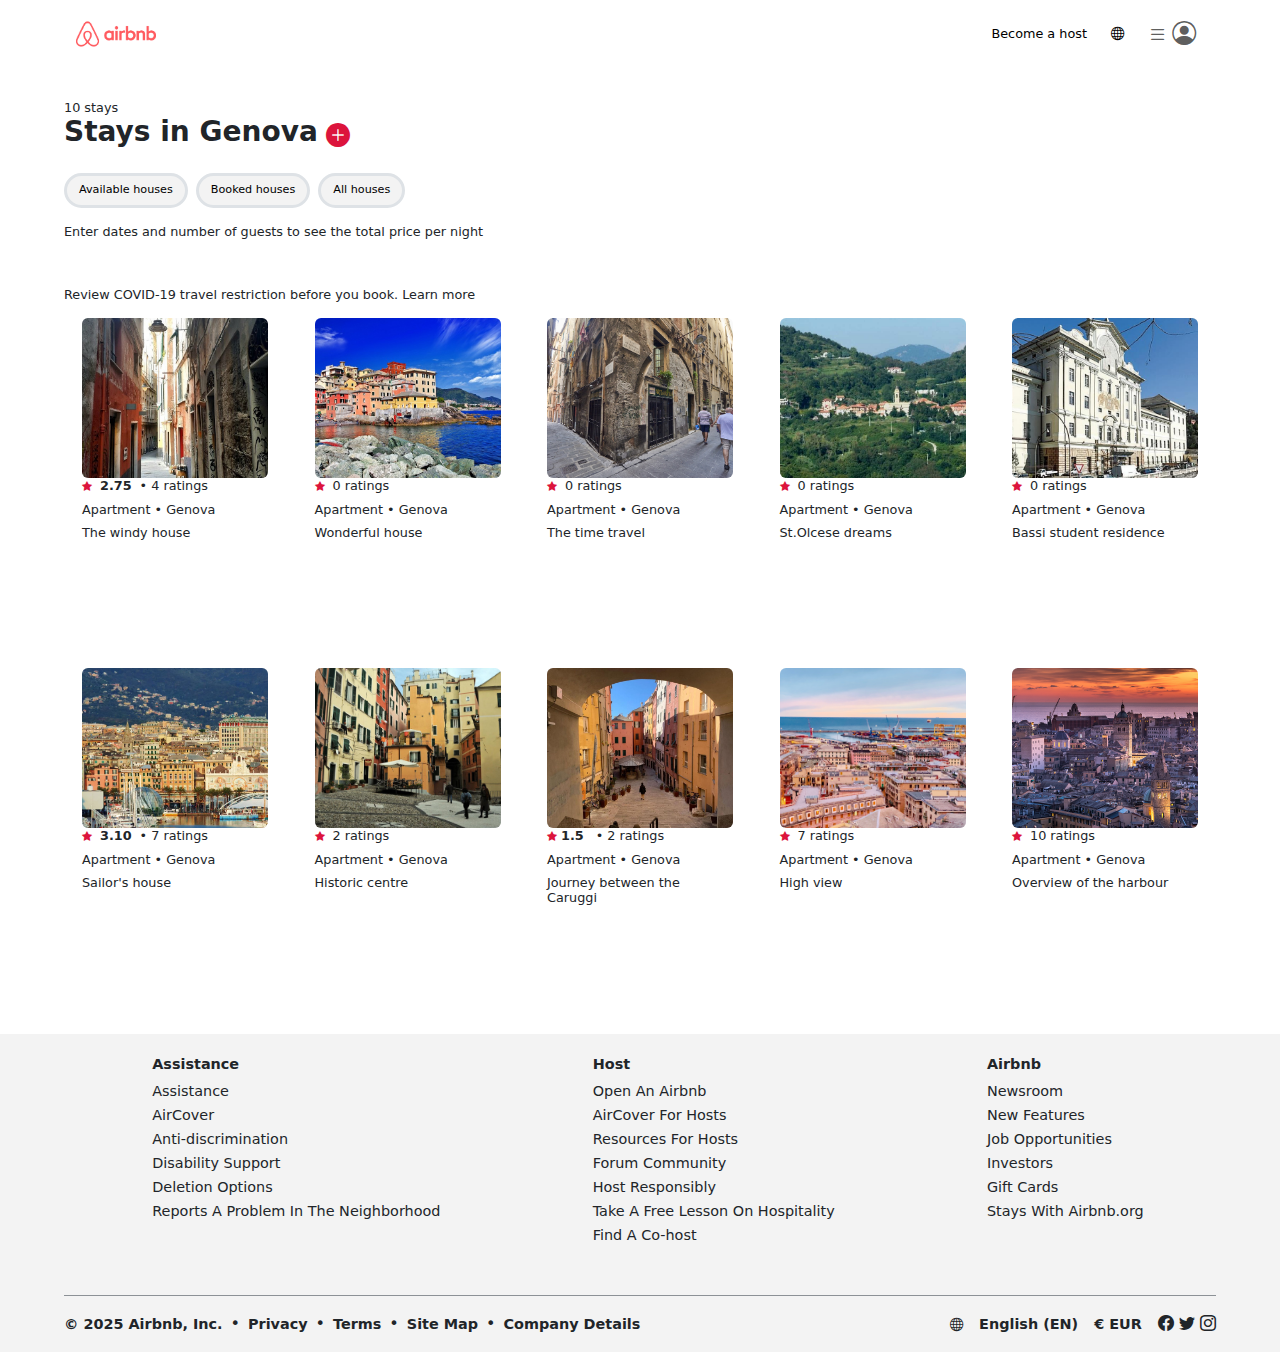
<file: index.html>
<!DOCTYPE html>
<html lang="en">
<head>
    <meta charset="UTF-8">
    <meta name="viewport" content="width=device-width, initial-scale=1.0">
    <title>Airbnb - Page 2</title>
    <link rel="stylesheet" href="https://cdn.jsdelivr.net/npm/bootstrap@5.3.3/dist/css/bootstrap.min.css">
    <link rel="stylesheet" href="https://cdn.jsdelivr.net/npm/bootstrap-icons@1.11.3/font/bootstrap-icons.min.css">
    <link rel="stylesheet" href="custom.css">
</head>
<body>
  
    <header id="head">
        <nav class="navbar navbar-expand-lg bg-white">
            <div class="container-fluid">
              <a class="navbar-brand" href="#"><img src="assets/logo-pink.png" class="img-fluid logo" alt="logo-pink"></a>
              <button class="navbar-toggler" type="button" data-bs-toggle="collapse" data-bs-target="#navbarSupportedContent" aria-controls="navbarSupportedContent" aria-expanded="false" aria-label="Toggle navigation">
                <span class="navbar-toggler-icon"></span>
              </button>
              <div class="collapse navbar-collapse" id="navbarSupportedContent">
                <ul class="navbar-nav mb-2 mb-lg-0 align-items-center">
                  <li class="nav-item">
                    <a class="nav-link active h6" aria-current="page" href="#">Become a host</a>
                  </li>
                  <li class="nav-item">
                    <i class="nav-link active bi-globe mx-2" aria-current="page" href="#"></i>
                  </li>
                  <li class="nav-item dropdown">
                    <a class="nav-link dropdown-toggle userDrop" href="#" role="button" data-bs-toggle="dropdown" aria-expanded="false" aria-label="User menu">
                        <i class="bi bi-list"></i>
                        <i class="bi bi-person-circle"></i>
                    </a>
                    <ul class="dropdown-menu dropdown-menu-lg-end">
                        <li class="d-flex align-items-center">
                            <i class="bi bi-person-check-fill mx-2"></i>
                            <div class="avatar-menu-header">
                                <button class="dropdown-item" type="button">User</button>
                            </div>
                        </li> 
                        <li><hr class="dropdown-divider"></li>
                        <li class="d-flex align-items-center">
                            <i class="bi bi-person-gear mx-2"></i>
                            <div class="avatar-menu-header">
                                <button class="dropdown-item" type="button">Profile</button>
                            </div>
                        </li>  
                        <li class="d-flex align-items-center"> 
                            <i class="bi bi-substack mx-2"></i>
                            <div class="avatar-menu-header">
                                <button class="dropdown-item" type="button">Subscription</button> 
                            </div>
                        </li>
                        <li class="d-flex align-items-center"> 
                            <i class="bi bi-gear-wide mx-2"></i>
                            <div class="avatar-menu-header">
                                <button class="dropdown-item" type="button">Settings</button> 
                            </div>
                        </li>
                        <li><hr class="dropdown-divider"></li>
                        <li class="d-flex align-items-center"> 
                            <i class="bi bi-person-slash mx-2"></i>
                            <div class="avatar-menu-header">
                                <button class="dropdown-item" type="button">Sign Out</button> 
                            </div>
                        </li>
                    </ul>
                </li>
                </ul>
              </div>
            </div>
          </nav>
    </header>
    
    <section id="sectionOne">
        <h6 class="h6 fw-light">10 stays</h6>
        <div class="d-flex align-items-center">
            <h1 class="h3 fw-bolder">Stays in Genova</h1>
            <i class="bi bi-plus-circle-fill ms-2"></i>
        </div>
        <div class="d-flex mt-3">
            <button type="button" class="btn btn-light rounded-pill border border-3 bg-secondary">Available houses</button>
            <button type="button" class="btn btn-light rounded-pill border border-3 bg-secondary mx-2">Booked houses</button>
            <button type="button" class="btn btn-light rounded-pill border border-3 bg-secondary">All houses</button>
        </div>
        <p class="h6 my-3 fw-light">Enter dates and number of guests to see the total price per night</p>
        <p class="h6 fw-light mt-5">Review COVID-19 travel restriction before you book.<a class="h6 link-underline link-underline-opacity-0" href="#"> Learn more</a></p>
    </section>

    <section id="sectionTwo" class="mt-3">
        <div class="container">
            <div class="row g-3 justify-content-between">     
              <div class="col-6 col-md-4 col-lg-2">
                <div class="card border border-0">
                  <img src="assets.img/windy.jpg" class="card-img-top fixed-img rounded" alt="windy">
                  <div class="d-flex align-items-center">
                    <i class="bi bi-star-fill"></i>
                    <p class="h6 fw-semibold mx-2">2.75</p>
                    <p class="h6 fw-light"> • 4 ratings</p>
                  </div>
                  <p class="h6 fw-light my-2">Apartment • Genova</p>
                  <p class="h6 fw-light">The windy house</p>
                </div>
              </div>
              <div class="col-6 col-md-4 col-lg-2">
                <div class="card border border-0">
                  <img src="assets.img/wonderful.jpg" class="card-img-top fixed-img rounded" alt="wonderful">
                  <div class="d-flex align-items-center">
                    <i class="bi bi-star-fill"></i>
                    <p class="h6 fw-light ms-2">0 ratings</p>
                  </div>
                  <p class="h6 fw-light my-2">Apartment • Genova</p>
                  <p class="h6 fw-light">Wonderful house</p>
                </div>
              </div>
              <div class="col-6 col-md-4 col-lg-2">
                <div class="card border border-0">
                  <img src="assets.img/travel2.jpg" class="card-img-top fixed-img rounded" alt="travel">
                  <div class="d-flex align-items-center">
                    <i class="bi bi-star-fill"></i>
                    <p class="h6 fw-light ms-2">0 ratings</p>
                  </div>
                  <p class="h6 fw-light my-2">Apartment • Genova</p>
                  <p class="h6 fw-light">The time travel</p>
                </div>
              </div>
              <div class="col-6 col-md-4 col-lg-2">
                <div class="card border border-0">
                  <img src="assets.img/sant-olcese-3176.jpg" class="card-img-top fixed-img rounded" alt="sant-olcese">
                  <div class="d-flex align-items-center">
                    <i class="bi bi-star-fill"></i>
                    <p class="h6 fw-light ms-2">0 ratings</p>
                  </div>
                  <p class="h6 fw-light my-2">Apartment • Genova</p>
                  <p class="h6 fw-light">St.Olcese dreams</p>
                </div>
              </div>
              <div class="col-6 col-md-4 col-lg-2">
                <div class="card border border-0" >
                  <img src="assets.img/students.jpg" class="card-img-top fixed-img rounded" alt="students">
                  <div class="d-flex align-items-center">
                    <i class="bi bi-star-fill"></i>
                    <p class="h6 fw-light ms-2">0 ratings</p>
                  </div>
                  <p class="h6 fw-light my-2">Apartment • Genova</p>
                  <p class="h6 fw-light">Bassi student residence</p>
                </div>
              </div>
            </div>
          </div>
    </section>

    <section id="sectionThree">
      <div class="container">
        <div class="row g-3 justify-content-between">     
          <div class="col-6 col-md-4 col-lg-2">
            <div class="card border border-0">
              <img src="assets.img/genova1.webp" class="card-img-top fixed-img rounded" alt="genova1">
              <div class="d-flex align-items-center">
                <i class="bi bi-star-fill"></i>
                <p class="h6 fw-semibold mx-2">3.10</p>
                <p class="h6 fw-light"> • 7 ratings</p>
              </div>
              <p class="h6 fw-light my-2">Apartment • Genova</p>
              <p class="h6 fw-light">Sailor's house</p>
            </div>
          </div>
          <div class="col-6 col-md-4 col-lg-2">
            <div class="card border border-0">
              <img src="assets.img/genova2.jpg" class="card-img-top fixed-img rounded" alt="genova2">
              <div class="d-flex align-items-center">
                <i class="bi bi-star-fill"></i>
                <p class="h6 fw-light ms-2">2 ratings</p>
              </div>
              <p class="h6 fw-light my-2">Apartment • Genova</p>
              <p class="h6 fw-light">Historic centre</p>
            </div>
          </div>
          <div class="col-6 col-md-4 col-lg-2">
            <div class="card border border-0">
              <img src="assets.img/genova3.jpg" class="card-img-top fixed-img rounded" alt="genova3">
              <div class="d-flex align-items-center">
                <i class="bi bi-star-fill"></i>
                <p class="h6 fw-semibold mx-1">1.5</p>
                <p class="h6 fw-light ms-2">• 2 ratings</p>
              </div>
              <p class="h6 fw-light my-2">Apartment • Genova</p>
              <p class="h6 fw-light">Journey between the Caruggi</p>
            </div>
          </div>
          <div class="col-6 col-md-4 col-lg-2">
            <div class="card border border-0">
              <img src="assets.img/genova4.jpg" class="card-img-top fixed-img rounded" alt="genova4">
              <div class="d-flex align-items-center">
                <i class="bi bi-star-fill"></i>
                <p class="h6 fw-light ms-2">7 ratings</p>
              </div>
              <p class="h6 fw-light my-2">Apartment • Genova</p>
              <p class="h6 fw-light">High view</p>
            </div>
          </div>
          <div class="col-6 col-md-4 col-lg-2">
            <div class="card border border-0" >
              <img src="assets.img/genova5.jpg" class="card-img-top fixed-img rounded" alt="genova5">
              <div class="d-flex align-items-center">
                <i class="bi bi-star-fill"></i>
                <p class="h6 fw-light ms-2">10 ratings</p>
              </div>
              <p class="h6 fw-light my-2">Apartment • Genova</p>
              <p class="h6 fw-light">Overview of the harbour</p>
            </div>
          </div>
        </div>
      </div>
    </section>

    <footer id="foot" class="bg-secondary">
      <div class="d-flex justify-content-evenly mb-5 footer-content">
      <ul class="list-group ms-3 mt-3">
        <li class="fs-6 fw-bolder my-1">Assistance</li>
        <li><a class="link-offset-2 link-offset-3-hover link-underline link-underline-opacity-0 link-underline-opacity-75-hover link-dark fs-6" href="#">
          Assistance
        </a></li>
        <li><a class="link-offset-2 link-offset-3-hover link-underline link-underline-opacity-0 link-underline-opacity-75-hover link-dark fs-6" href="#">
          AirCover
        </a></li>
        <li><a class="link-offset-2 link-offset-3-hover link-underline link-underline-opacity-0 link-underline-opacity-75-hover link-dark fs-6" href="#">
          Anti-discrimination
        </a></li>
        <li><a class="link-offset-2 link-offset-3-hover link-underline link-underline-opacity-0 link-underline-opacity-75-hover link-dark fs-6" href="#">
          Disability Support
        </a></li>
        <li><a class="link-offset-2 link-offset-3-hover link-underline link-underline-opacity-0 link-underline-opacity-75-hover link-dark fs-6" href="#">
          Deletion Options
        </a></li>
        <li><a class="link-offset-2 link-offset-3-hover link-underline link-underline-opacity-0 link-underline-opacity-75-hover link-dark fs-6" href="#">
          Reports A Problem In The Neighborhood
        </a></li>
      </ul>
      <ul class="list-group ms-3 mt-3">
        <li class="fs-6 fw-bolder my-1">Host</li>
        <li><a class="link-offset-2 link-offset-3-hover link-underline link-underline-opacity-0 link-underline-opacity-75-hover link-dark fs-6" href="#">
          Open An Airbnb
        </a></li>
        <li><a class="link-offset-2 link-offset-3-hover link-underline link-underline-opacity-0 link-underline-opacity-75-hover link-dark fs-6" href="#">
          AirCover For Hosts
        </a></li>
        <li><a class="link-offset-2 link-offset-3-hover link-underline link-underline-opacity-0 link-underline-opacity-75-hover link-dark fs-6" href="#">
          Resources For Hosts
        </a></li>
        <li><a class="link-offset-2 link-offset-3-hover link-underline link-underline-opacity-0 link-underline-opacity-75-hover link-dark fs-6" href="#">
          Forum Community
        </a></li>
        <li><a class="link-offset-2 link-offset-3-hover link-underline link-underline-opacity-0 link-underline-opacity-75-hover link-dark fs-6" href="#">
          Host Responsibly
        </a></li>
        <li><a class="link-offset-2 link-offset-3-hover link-underline link-underline-opacity-0 link-underline-opacity-75-hover link-dark fs-6" href="#">
          Take A Free Lesson On Hospitality
        </a></li>
        <li><a class="link-offset-2 link-offset-3-hover link-underline link-underline-opacity-0 link-underline-opacity-75-hover link-dark fs-6" href="#">
          Find A Co-host
        </a></li>
      </ul>
      <ul class="list-group ms-3 mt-3">
        <li class="fs-6 fw-bolder my-1">Airbnb</li>
        <li><a class="link-offset-2 link-offset-3-hover link-underline link-underline-opacity-0 link-underline-opacity-75-hover link-dark fs-6" href="#">
          Newsroom
        </a></li>
        <li><a class="link-offset-2 link-offset-3-hover link-underline link-underline-opacity-0 link-underline-opacity-75-hover link-dark fs-6" href="#">
          New Features
        </a></li>
        <li><a class="link-offset-2 link-offset-3-hover link-underline link-underline-opacity-0 link-underline-opacity-75-hover link-dark fs-6" href="#">
          Job Opportunities
        </a></li>
        <li><a class="link-offset-2 link-offset-3-hover link-underline link-underline-opacity-0 link-underline-opacity-75-hover link-dark fs-6" href="#">
          Investors
        </a></li>
        <li><a class="link-offset-2 link-offset-3-hover link-underline link-underline-opacity-0 link-underline-opacity-75-hover link-dark fs-6" href="#">
          Gift Cards
        </a></li>
        <li><a class="link-offset-2 link-offset-3-hover link-underline link-underline-opacity-0 link-underline-opacity-75-hover link-dark fs-6" href="#">
          Stays With Airbnb.org
        </a></li>
      </ul>
      </div>
      <div id="subFooter" class="d-flex justify-content-between border-top">
        <div class="d-flex align-items-baseline mt-3 copyright">
          <p class="fs-6 fw-semibold">© 2025 Airbnb, Inc.</p>
          <span class="mx-2">•</span>
          <p><a class="link-offset-2 link-offset-3-hover link-underline link-underline-opacity-0 link-underline-opacity-75-hover link-dark fs-6 fw-semibold" href="#">
            Privacy
          </a></p>
          <span class="mx-2">•</span>
          <p><a class="link-offset-2 link-offset-3-hover link-underline link-underline-opacity-0 link-underline-opacity-75-hover link-dark fs-6 fw-semibold" href="#">
            Terms
          </a></p>
          <span class="mx-2">•</span>
          <p><a class="link-offset-2 link-offset-3-hover link-underline link-underline-opacity-0 link-underline-opacity-75-hover link-dark fs-6 fw-semibold" href="#">
            Site Map
          </a></p>
          <span class="mx-2">•</span>
          <p><a class="link-offset-2 link-offset-3-hover link-underline link-underline-opacity-0 link-underline-opacity-75-hover link-dark fs-6 fw-semibold" href="#">
            Company Details
          </a></p>
        </div>
        <div class="d-flex align-items-baseline mt-3 social-links">
          <i class="nav-link active bi-globe mx-2 fw-semibold" aria-current="page" href="#"></i>
          <p><a class="link-offset-2 link-offset-3-hover link-underline link-underline-opacity-0 link-underline-opacity-75-hover link-dark fs-6 fw-semibold mx-2" href="#">
            English (EN)
          </a></p>
          <p><a class="mx-2 link-offset-3-hover link-underline link-underline-opacity-0 link-underline-opacity-75-hover link-dark fs-6 fw-semibold mx-2" href="#">
            € EUR
          </a></p>
          <div class="ms-2">
          <i class="bi bi-facebook fw-semibold"></i>
          <i class="bi bi-twitter fw-semibold"></i>
          <i class="bi bi-instagram fw-semibold"></i>
          </div>
        </div>
      </div>
    </footer>


    <script src="https://cdn.jsdelivr.net/npm/@popperjs/core@2.11.8/dist/umd/popper.min.js" integrity="sha384-I7E8VVD/ismYTF4hNIPjVp/Zjvgyol6VFvRkX/vR+Vc4jQkC+hVqc2pM8ODewa9r" crossorigin="anonymous"></script>
    <script src="https://cdn.jsdelivr.net/npm/bootstrap@5.3.3/dist/js/bootstrap.min.js" integrity="sha384-0pUGZvbkm6XF6gxjEnlmuGrJXVbNuzT9qBBavbLwCsOGabYfZo0T0to5eqruptLy" crossorigin="anonymous"></script>
</body>
</html>
</file>
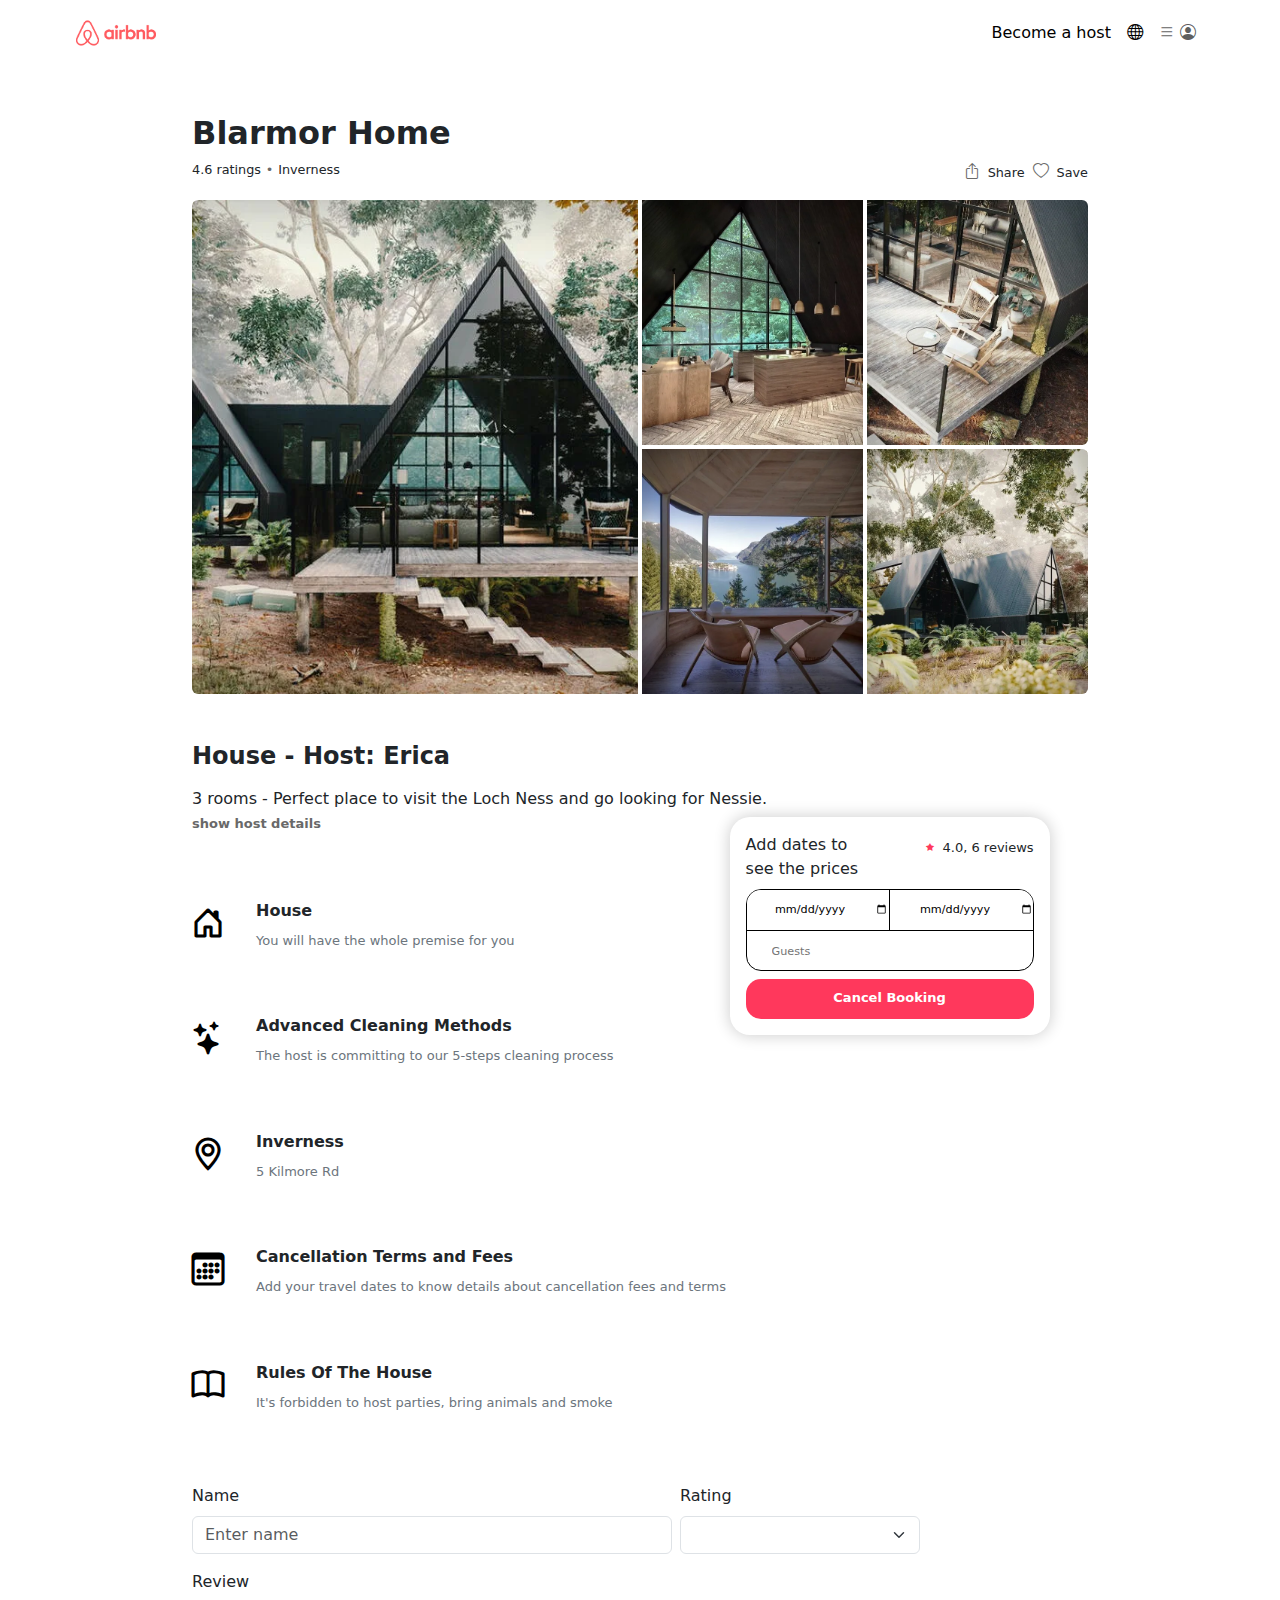
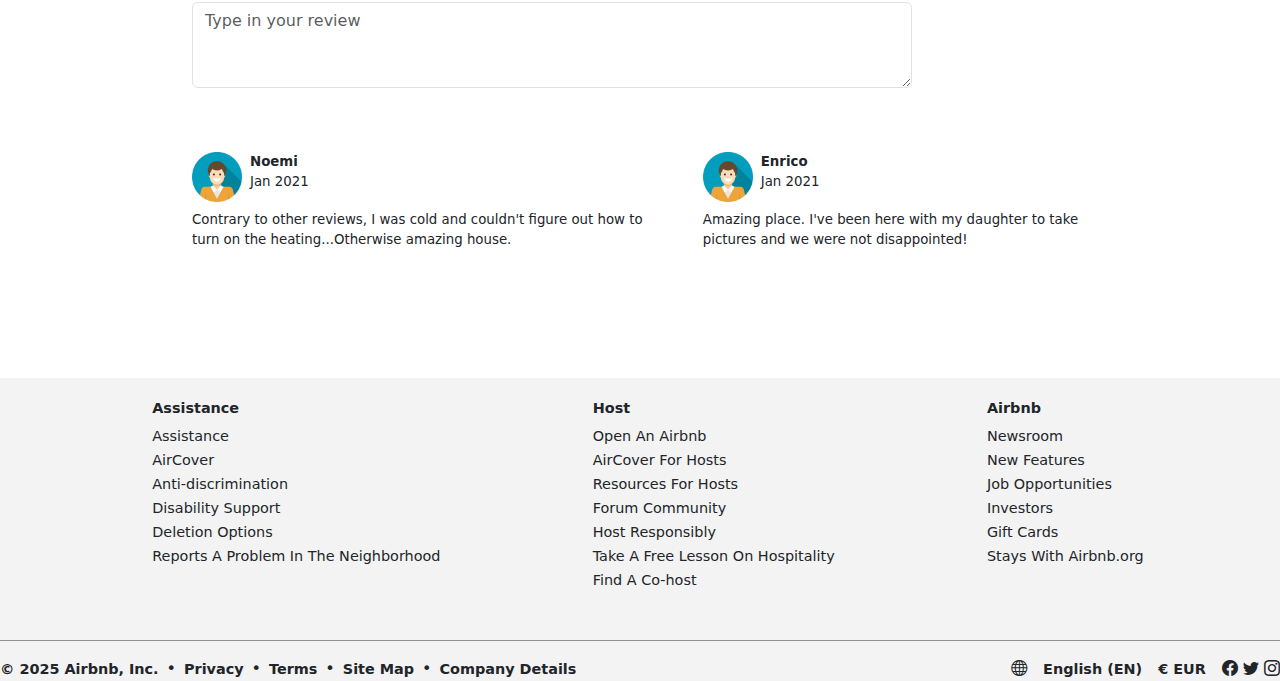
<file: airbnb3.html>
<!DOCTYPE html>
<html lang="en">
<head>
    <meta charset="UTF-8">
    <meta name="viewport" content="width=device-width, initial-scale=1.0">
    <title>Blarmor Home</title>
    <link rel="stylesheet" href="https://cdn.jsdelivr.net/npm/bootstrap@5.3.3/dist/css/bootstrap.min.css">
    <link rel="stylesheet" href="assets/style/airbnb3.css">
</head>
<body>

    <header>
      <nav class="navbar navbar-expand-lg bg-white">
        <div class="container-fluid">
          <a class="navbar-brand" href="#"><img src="assets/logo-pink.png" class="img-fluid logo" alt="logo-pink"></a>
          <button class="navbar-toggler" type="button" data-bs-toggle="collapse" data-bs-target="#navbarSupportedContent" aria-controls="navbarSupportedContent" aria-expanded="false" aria-label="Toggle navigation">
            <span class="navbar-toggler-icon"></span>
          </button>
          <div class="collapse navbar-collapse" id="navbarSupportedContent">
            <ul class="navbar-nav mb-2 mb-lg-0">
              <li class="nav-item">
                <a class="nav-link active" aria-current="page" href="#">Become a host</a>
              </li>
              <li class="nav-item">
                <i class="nav-link active bi-globe" aria-current="page" href="#"></i>
              </li>
              <li class="nav-item dropdown">
                <a class="nav-link dropdown-toggle userDrop" href="#" role="button" data-bs-toggle="dropdown" aria-expanded="false" aria-label="User menu">
                    <i class="bi bi-list"></i>
                    <i class="bi bi-person-circle"></i>
                </a>
                <ul class="dropdown-menu dropdown-menu-lg-end">
                    <li class="d-flex align-items-center">
                        <i class="bi bi-person-check-fill mx-2"></i>
                        <div class="avatar-menu-header">
                            <button class="dropdown-item" type="button">User</button>
                        </div>
                    </li> 
                    <li><hr class="dropdown-divider"></li>
                    <li class="d-flex align-items-center">
                        <i class="bi bi-person-gear mx-2"></i>
                        <div class="avatar-menu-header">
                            <button class="dropdown-item" type="button">Profile</button>
                        </div>
                    </li>  
                    <li class="d-flex align-items-center"> 
                        <i class="bi bi-substack mx-2"></i>
                        <div class="avatar-menu-header">
                            <button class="dropdown-item" type="button">Subscription</button> 
                        </div>
                    </li>
                    <li class="d-flex align-items-center"> 
                        <i class="bi bi-gear-wide mx-2"></i>
                        <div class="avatar-menu-header">
                            <button class="dropdown-item" type="button">Settings</button> 
                        </div>
                    </li>
                    <li><hr class="dropdown-divider"></li>
                    <li class="d-flex align-items-center"> 
                        <i class="bi bi-person-slash mx-2"></i>
                        <div class="avatar-menu-header">
                            <button class="dropdown-item" type="button">Sign Out</button> 
                        </div>
                    </li>
                </ul>
            </li>
            </ul>
          </div>
        </div>
      </nav>
    </header>
    
    <main>
        <section id="photos" class="pt-5">
            <div id="title">
                <div>
                    <h1 class="fs-2 fw-bold">Blarmor Home</h1>
                </div>
                <div class="d-flex justify-content-between mb-3">
                    <div class="d-flex">
                        <p class="m-0">4.6 ratings</p>
                        <span></span>
                        <p class="m-0">Inverness</p>
                    </div>
                    <div class="d-flex align-items-center gap-2">
                      <i class="bi bi-box-arrow-up"></i>
                      <p class="m-0">Share</p>
                      <i class="bi bi-heart"></i>
                      <p class="m-0">Save</p>
                    </div>
                </div>
            </div>
            <div class="container p-0">
              <div class="row gx-1">
                <div class="col-12 col-md-6">
                  <img class="h-100 img-fluid rounded-start" src="assets/1.webp" alt="">
                </div>
                <div class="col-12 col-md-6">
                    <div class="row g-1">
                      <div class="col-6">
                        <img class="h-100 img-fluid" src="assets/2.webp" alt="">
                      </div>
                      <div class="col-6">
                        <img class="h-100 img-fluid rounded-end" src="assets/3.webp" alt="">
                      </div>
                      <div class="col-6">
                        <img class="h-100 img-fluid" src="assets/4.webp" alt="">
                      </div>
                      <div class="col-6">
                        <img class="h-100 img-fluid rounded-end" src="assets/5.webp" alt="">
                      </div>
                    </div>
                </div>
              </div>
            </div>
        </section>

        <section id="description">
          <div>
            <h2 class="mt-5 mb-3 fs-4 fw-bold">House - Host: Erica</h2>
            <p>3 rooms - Perfect place to visit the Loch Ness and go looking for Nessie.</p>
            <a href="#"> show host details</a>
          </div>

          <div class="d-flex align-items-center mb-4">
            <div class="py-2">
              <i class="bi bi-house-door"></i>
            </div>
            <div class="d-flex flex-column gap-2">
              <p class="fw-bold">House</p>
              <p class="text-secondary">You will have the whole premise for you</p>
            </div>
          </div>
          <div class="d-flex align-items-center mb-4">
            <div class="py-2">
              <i class="bi bi-stars"></i>
            </div>
            <div class="d-flex flex-column gap-2">
              <p class="fw-bold">Advanced Cleaning Methods</p>
              <p class="text-secondary">The host is committing to our 5-steps cleaning process</p>
            </div>
          </div>
          <div class="d-flex align-items-center mb-4">
            <div class="py-2">
              <i class="bi bi-geo-alt"></i>
            </div>
            <div class="d-flex flex-column gap-2">
              <p class="fw-bold">Inverness</p>
              <p class="text-secondary">5 Kilmore Rd</p>
            </div>
          </div>
          <div class="d-flex align-items-center mb-4">
            <div class="py-2">
              <i class="bi bi-calendar3"></i>
            </div>
            <div class="d-flex flex-column gap-2">
              <p class="fw-bold">Cancellation Terms and Fees</p>
              <p class="text-secondary">Add your travel dates to know details about cancellation fees and terms</p>
            </div>
          </div>
          <div class="d-flex align-items-center mb-4">
            <div class="py-2">
              <i class="bi bi-book"></i>
            </div>
            <div class="d-flex flex-column gap-2">
              <p class="fw-bold">Rules Of The House</p>
              <p class="text-secondary">It's forbidden to host parties, bring animals and smoke</p>
            </div>
          </div>

          <div class="card mt-5">
            <div class="card-body">
              <div class="d-flex flex-row justify-content-between">
                <p class="card-title">Add dates to <br> see the prices</p>
                <div class="d-flex">
                  <div>
                    <i class="bi bi-star-fill"></i>
                  </div>
                  <p> 4.0, 6 reviews</p>
                </div>
              </div>
              <div id="card-footer" class="d-flex flex-column align-items-center">
                <div class="calendario d-flex justify-content-evenly">
                  <div>
                    <input type="date" id="checkin" placeholder="gg/mm/aaaa"> 
                  </div>
                  <div>
                    <input type="date" id="checkout" placeholder="gg/mm/aaaa">
                  </div>
                </div>
                <div class="guests">
                  <input type="text" placeholder="Guests">
                </div>
              </div>
              <div class="mt-2">
                <a href="#" class="btn">Cancel Booking</a>
              </div>
            </div>
          </div>
        </section>


        <section>
          <div class="d-flex flex-row">
            <div class="text mt-5 row">
              <div class="mb-3 d-flex flex-row gap-2">
                <div class="col-lg-8">
                  <label for="exampleFormControlInput1" class="form-label">Name</label>
                  <input type="text" class="form-control" id="exampleFormControlInput1" placeholder="Enter name">
                </div>
                <div class="col-lg-4">
                  <label for="exampleFormControlInput1" class="form-label">Rating</label>
                  <select class="form-select" aria-label="Default select example">
                    <option selected><img src="assets/star.svg" alt=""></option>
                    <option value="1">One</option>
                    <option value="2">Two</option>
                    <option value="3">Three</option>
                  </select>
                </div>
              </div>
              <div class="mb-3">
                <label for="exampleFormControlTextarea1" class="form-label">Review</label>
                <textarea class="form-control" id="exampleFormControlTextarea1" placeholder="Type in your review" rows="3" cols="40"></textarea>
              </div>
            </div>
          </div>
        </section>

        <section class="recensioni mt-5">
          <div class="d-flex flex-row gap-5">
            <div>
              <div class="profile d-flex flex-row gap-2">
                <img src="assets/propic.png" alt="">
                <div>
                  <p class="fw-bold">Noemi</p>
                  <p>Jan 2021</p>
                </div>
              </div>
                <p class="mt-2">Contrary to other reviews, I was cold and couldn't figure out 
                  how to turn on the heating...Otherwise amazing house. </p>
            </div>
              <div>
                <div class="profile d-flex flex-row gap-2">
                  <img src="assets/propic.png" alt="">
                  <div>
                    <p class="fw-bold">Enrico</p>
                    <p>Jan 2021</p>
                  </div>
                </div>
                  <p class="mt-2">Amazing place. I've been here with my daughter to take 
                    pictures and we were not disappointed!</p>
              </div>
            </div>
          </section>

    </main>

    <footer id="foot" class="bg-secondary">
      <div class="d-flex justify-content-evenly mb-5 footer-content">
      <ul class="list-group ms-3 mt-3">
        <li class="fs-6 fw-bolder my-1">Assistance</li>
        <li><a class="link-offset-2 link-offset-3-hover link-underline link-underline-opacity-0 link-underline-opacity-75-hover link-dark fs-6" href="#">
          Assistance
        </a></li>
        <li><a class="link-offset-2 link-offset-3-hover link-underline link-underline-opacity-0 link-underline-opacity-75-hover link-dark fs-6" href="#">
          AirCover
        </a></li>
        <li><a class="link-offset-2 link-offset-3-hover link-underline link-underline-opacity-0 link-underline-opacity-75-hover link-dark fs-6" href="#">
          Anti-discrimination
        </a></li>
        <li><a class="link-offset-2 link-offset-3-hover link-underline link-underline-opacity-0 link-underline-opacity-75-hover link-dark fs-6" href="#">
          Disability Support
        </a></li>
        <li><a class="link-offset-2 link-offset-3-hover link-underline link-underline-opacity-0 link-underline-opacity-75-hover link-dark fs-6" href="#">
          Deletion Options
        </a></li>
        <li><a class="link-offset-2 link-offset-3-hover link-underline link-underline-opacity-0 link-underline-opacity-75-hover link-dark fs-6" href="#">
          Reports A Problem In The Neighborhood
        </a></li>
      </ul>
      <ul class="list-group ms-3 mt-3">
        <li class="fs-6 fw-bolder my-1">Host</li>
        <li><a class="link-offset-2 link-offset-3-hover link-underline link-underline-opacity-0 link-underline-opacity-75-hover link-dark fs-6" href="#">
          Open An Airbnb
        </a></li>
        <li><a class="link-offset-2 link-offset-3-hover link-underline link-underline-opacity-0 link-underline-opacity-75-hover link-dark fs-6" href="#">
          AirCover For Hosts
        </a></li>
        <li><a class="link-offset-2 link-offset-3-hover link-underline link-underline-opacity-0 link-underline-opacity-75-hover link-dark fs-6" href="#">
          Resources For Hosts
        </a></li>
        <li><a class="link-offset-2 link-offset-3-hover link-underline link-underline-opacity-0 link-underline-opacity-75-hover link-dark fs-6" href="#">
          Forum Community
        </a></li>
        <li><a class="link-offset-2 link-offset-3-hover link-underline link-underline-opacity-0 link-underline-opacity-75-hover link-dark fs-6" href="#">
          Host Responsibly
        </a></li>
        <li><a class="link-offset-2 link-offset-3-hover link-underline link-underline-opacity-0 link-underline-opacity-75-hover link-dark fs-6" href="#">
          Take A Free Lesson On Hospitality
        </a></li>
        <li><a class="link-offset-2 link-offset-3-hover link-underline link-underline-opacity-0 link-underline-opacity-75-hover link-dark fs-6" href="#">
          Find A Co-host
        </a></li>
      </ul>
      <ul class="list-group ms-3 mt-3">
        <li class="fs-6 fw-bolder my-1">Airbnb</li>
        <li><a class="link-offset-2 link-offset-3-hover link-underline link-underline-opacity-0 link-underline-opacity-75-hover link-dark fs-6" href="#">
          Newsroom
        </a></li>
        <li><a class="link-offset-2 link-offset-3-hover link-underline link-underline-opacity-0 link-underline-opacity-75-hover link-dark fs-6" href="#">
          New Features
        </a></li>
        <li><a class="link-offset-2 link-offset-3-hover link-underline link-underline-opacity-0 link-underline-opacity-75-hover link-dark fs-6" href="#">
          Job Opportunities
        </a></li>
        <li><a class="link-offset-2 link-offset-3-hover link-underline link-underline-opacity-0 link-underline-opacity-75-hover link-dark fs-6" href="#">
          Investors
        </a></li>
        <li><a class="link-offset-2 link-offset-3-hover link-underline link-underline-opacity-0 link-underline-opacity-75-hover link-dark fs-6" href="#">
          Gift Cards
        </a></li>
        <li><a class="link-offset-2 link-offset-3-hover link-underline link-underline-opacity-0 link-underline-opacity-75-hover link-dark fs-6" href="#">
          Stays With Airbnb.org
        </a></li>
      </ul>
      </div>
      <div id="subFooter" class="d-flex justify-content-between border-top">
        <div class="d-flex align-items-baseline mt-3 copyright">
          <p class="fs-6 fw-semibold">© 2025 Airbnb, Inc.</p>
          <span class="mx-2">•</span>
          <p><a class="link-offset-2 link-offset-3-hover link-underline link-underline-opacity-0 link-underline-opacity-75-hover link-dark fs-6 fw-semibold" href="#">
            Privacy
          </a></p>
          <span class="mx-2">•</span>
          <p><a class="link-offset-2 link-offset-3-hover link-underline link-underline-opacity-0 link-underline-opacity-75-hover link-dark fs-6 fw-semibold" href="#">
            Terms
          </a></p>
          <span class="mx-2">•</span>
          <p><a class="link-offset-2 link-offset-3-hover link-underline link-underline-opacity-0 link-underline-opacity-75-hover link-dark fs-6 fw-semibold" href="#">
            Site Map
          </a></p>
          <span class="mx-2">•</span>
          <p><a class="link-offset-2 link-offset-3-hover link-underline link-underline-opacity-0 link-underline-opacity-75-hover link-dark fs-6 fw-semibold" href="#">
            Company Details
          </a></p>
        </div>
        <div class="d-flex align-items-baseline mt-3 social-links">
          <i class="nav-link active bi-globe mx-2 fw-semibold" aria-current="page" href="#"></i>
          <p><a class="link-offset-2 link-offset-3-hover link-underline link-underline-opacity-0 link-underline-opacity-75-hover link-dark fs-6 fw-semibold mx-2" href="#">
            English (EN)
          </a></p>
          <p><a class="mx-2 link-offset-3-hover link-underline link-underline-opacity-0 link-underline-opacity-75-hover link-dark fs-6 fw-semibold mx-2" href="#">
            € EUR
          </a></p>
          <div class="ms-2">
          <i class="bi bi-facebook fw-semibold"></i>
          <i class="bi bi-twitter fw-semibold"></i>
          <i class="bi bi-instagram fw-semibold"></i>
          </div>
        </div>
      </div>
    </footer>


    <script src="https://cdn.jsdelivr.net/npm/@popperjs/core@2.11.8/dist/umd/popper.min.js" integrity="sha384-I7E8VVD/ismYTF4hNIPjVp/Zjvgyol6VFvRkX/vR+Vc4jQkC+hVqc2pM8ODewa9r" crossorigin="anonymous"></script>
    <script src="https://cdn.jsdelivr.net/npm/bootstrap@5.3.3/dist/js/bootstrap.min.js" integrity="sha384-0pUGZvbkm6XF6gxjEnlmuGrJXVbNuzT9qBBavbLwCsOGabYfZo0T0to5eqruptLy" crossorigin="anonymous"></script>
</body>
</html>
</file>
<file: custom.css>
#head, #sectionOne, #sectionTwo, #sectionThree, #subFooter {
    margin: 0 4em;
}

.logo {
    height: 40px;
}

.navbar-expand-lg .navbar-collapse {
    justify-content: end;
}

.dropdown-toggle::after {
    display: none;
}    

.h6 {
    margin-bottom: 0;
    font-size: 0.8rem;
}

.fw-light {
    font-weight: 383 !important;
}

.bi-globe {
    font-size: smaller;
}

.bi-list {
    font-size: larger;
}

.bi-person-circle {
    color: var(--bs-nav-link-color);
    font-size: x-large;
}

#sectionOne {
    /*margin-left: .8rem;*/
    margin-top: 2rem;
}

.bi-plus-circle-fill {
    font-size: x-large;
    color: crimson;
}

.btn {
    --bs-btn-font-size: .7rem;
}

.bg-secondary {
    background-color: rgb(243 243 243)!important;
}

.fixed-img {
    width: 100%;
    height: 160px;
    object-fit: cover;
}

.g-3 {
    --bs-gutter-x: 0rem;
}

.bi-star-fill {
    font-size: x-small;
    color: crimson;
}

#sectionThree, #foot {
    margin-top: 8em;
}

@media (min-width: 420px) AND (max-width: 767px) {
    .col-6 {
        margin-bottom: 1.5em;
    }
    .justify-content-between {
        justify-content: center!important;
    }
    .g-3 {
        --bs-gutter-x: 1rem;
    }
}

@media (min-width: 768px) AND (max-width: 991px) {
    .justify-content-between {
        justify-content: center!important;
    }
    .col-md-4 {
        margin-bottom: 1.5em;
    }
    .g-3 {
        --bs-gutter-x: 1rem;
    }
}

ul {
    list-style-type: none;
}

.fs-6 {
    font-size: .9rem !important;
}

.border-top {
    border-top: var(--bs-border-width) var(--bs-border-style) #8c9196 !important;
}    

@media (max-width: 990px) {
    .list-group {
        width: 100%;
        text-align: center;
    }
    #subFooter {
        flex-direction: column;
        text-align: center;
    }
    .copyright {
        text-align: center;
        justify-content: center;
    }
    .social-links {
        text-align: center;
        justify-content: center;
        margin-bottom: 1rem;
    }
    .fs-6 {
        font-size: 0.8rem !important;
    }
    p {
        margin-bottom: 0rem;
    }

}
</file>
<file: assets/style/airbnb3.css>
@import url("https://cdn.jsdelivr.net/npm/bootstrap-icons@1.11.3/font/bootstrap-icons.min.css");

p {
    margin: 0;
}

a {
    text-decoration: none;
}

header {
    margin: 0 4em;
}
.logo {
    height: 40px;
}

.navbar-expand-lg .navbar-collapse {
    justify-content: end;
}

.dropdown-toggle::after {
    display: none;
}    

main {
    width: 70%;
    margin: auto;
}

#photos span::before {
    display: block;
    color: #696969;
    content: "\2022";
    margin: 0 0.3rem;
    font-size: 0.8rem;
}

#title p {
    font-size: 0.8rem;
}

#photos > div.container > div.row img {
    height: 33rem;
    width: 100%;
    object-fit: cover;
}

@media screen and (max-width: 400px) {
    header {
        width: 90%;
        margin: auto;
    }
    main {
        width: 90%;
        margin: auto;
    }
}

@media screen and (max-width: 767px) {
    #photos > div.container > div.row img {
        padding-bottom: 0.3rem;
    }
}

.bi-box-arrow-up::before {
    content: "\F1C6";
    font-size: 1rem;
    color: #696969;
}

.bi-heart::before {
    content: "\F417";
    font-size: 1rem;
    color: #696969;
}

#description > div > a {
    color: #696969;
    font-size: small;
    font-weight: bold;
}

.bi-house-door::before {
    content: "\F423";
    font-size: 2rem;
    color: #000000;
    font-weight: bold !important;
}

.bi-stars::before {
    content: "\F589";
    font-size: 2rem;
    color: #000000;
    font-weight: bold !important;
}

.bi-geo-alt::before {
    content: "\F3E8";
    font-size: 2rem;
    color: #000000;
    font-weight: bold !important;
}

.bi-calendar3::before {
    content: "\F214";
    font-size: 2rem;
    color: #000000;
    font-weight: bold !important;
}

.bi-book::before {
    content: "\F194";
    font-size: 2rem;
    color: #000000;
    font-weight: bold !important;
}

#description > div.d-flex.align-items-center {
    margin-top: 4rem;
    gap: 2rem;
}

#description div.d-flex.align-items-center.mb-4 > div.d-flex.flex-column.gap-2 > p:last-of-type {
    font-size: small;
}

.profile > img {
    width: 50px;
}
.recensioni {
   font-size: smaller;
}

.bi-star-fill::before {
    content: "\F586";
    font-size: 0.5rem;
    color: #ff385c;
    margin-right: 0.5rem;
}

.card {
    max-width: 20rem;
    border: none;
    border-radius: 20px;
    box-shadow: 0 0 15px 1px rgba(0, 0, 0, 0.189);
}

@media screen and (min-width: 985px) {
    .card {
    position: absolute;
    left: 57%;
    bottom: -15%;
    }
}

.card input {
    border: none;
    font-size: 0.7rem;
    text-align: center;
    width: 9rem;
    height: 2.5rem;
}

.calendario div:first-of-type {
    border-right: 1px solid black;
}

#card-footer {
    border: 1px solid black;
    border-radius: 15px;
    overflow: hidden;
}

.guests {
    height: 2.5rem;
    width: 35rem;
    border-top: 1px solid black;
    text-align: center;
}

.guests input {
    height: 2.5rem;
    width: 15rem;
    text-align:justify;
}


.card-body > div.mt-2 > a {
    width: 18rem;
    height: 2.5rem;
    border-radius: 15px;
    background-color: #ff385c;
    color: white;
    font-size: small;
    font-weight: bold;
    padding-top: 0.5rem;
}

.card-body > div > div.d-flex > p {
    font-size: small;
    padding-top: 0.3rem;
}

.bg-secondary {
    background-color: rgb(243 243 243)!important;
}

.fixed-img {
    width: 100%;
    height: 160px;
    object-fit: cover;
}

.g-3 {
    --bs-gutter-x: 0rem;
}

.bi-star-fill {
    font-size: x-small;
    color: crimson;
}

#sectionThree, #foot {
    margin-top: 8em;
}

@media (min-width: 420px) AND (max-width: 767px) {
    .col-6 {
        margin-bottom: 1.5em;
    }
    .justify-content-between {
        justify-content: center!important;
    }
    .g-3 {
        --bs-gutter-x: 1rem;
    }
}

@media (min-width: 768px) AND (max-width: 991px) {
    .justify-content-between {
        justify-content: center!important;
    }
    .col-md-4 {
        margin-bottom: 1.5em;
    }
    .g-3 {
        --bs-gutter-x: 1rem;
    }
}

ul {
    list-style-type: none;
}

.fs-6 {
    font-size: .9rem !important;
}

.border-top {
    border-top: var(--bs-border-width) var(--bs-border-style) #8c9196 !important;
}    

@media (max-width: 990px) {
    .list-group {
        width: 100%;
        text-align: center;
    }
    #subFooter {
        flex-direction: column;
        text-align: center;
    }
    .copyright {
        text-align: center;
        justify-content: center;
    }
    .social-links {
        text-align: center;
        justify-content: center;
        margin-bottom: 1rem;
    }
    .fs-6 {
        font-size: 0.8rem !important;
    }
    p {
        margin-bottom: 0rem;
    }

}
</file>
